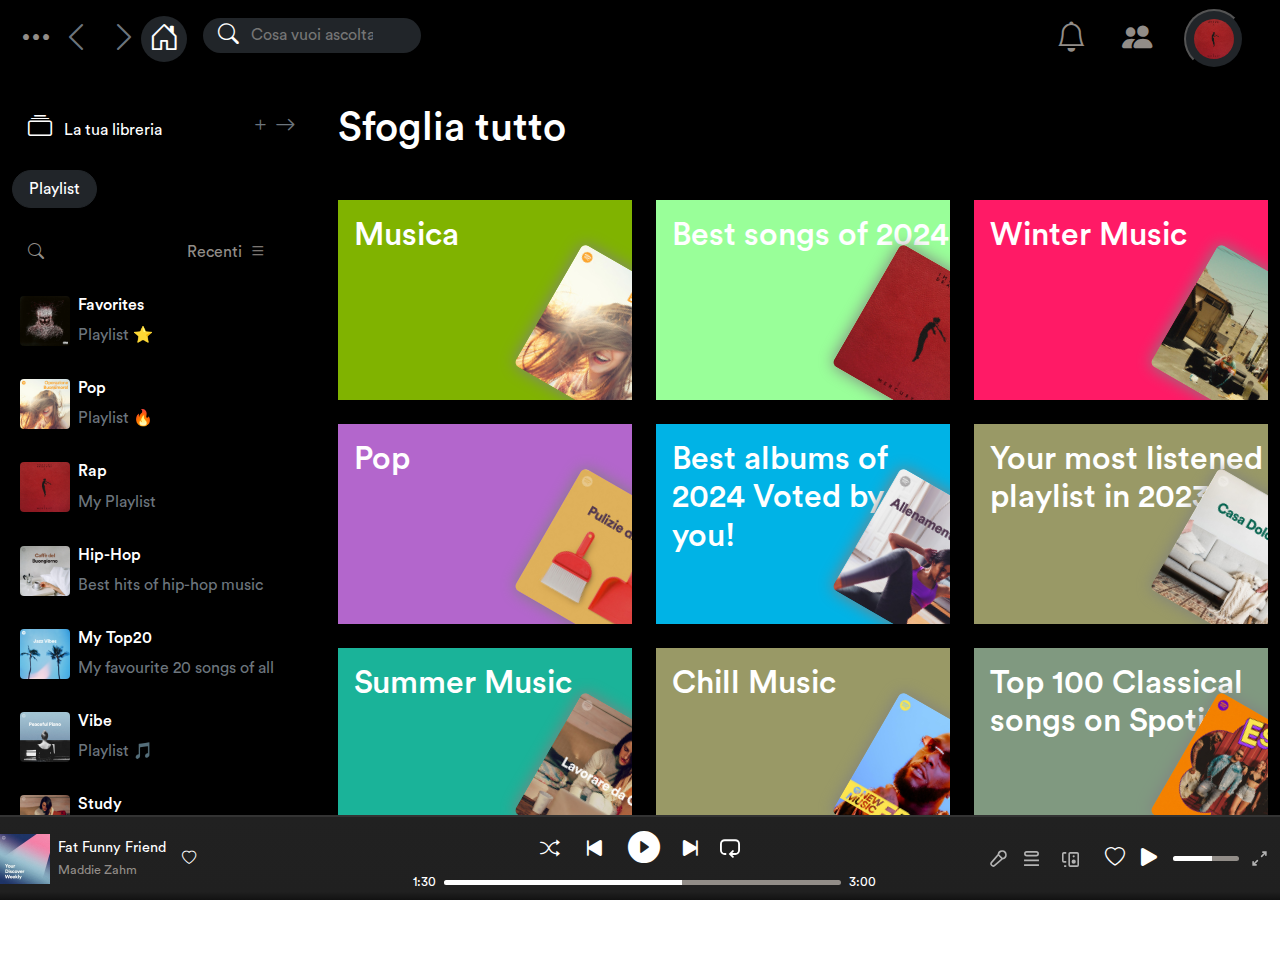
<file: searchPage.html>
<!DOCTYPE html>
<html lang="en">
  <head>
    <meta charset="utf-8" />
    <meta name="viewport" content="width=device-width, initial-scale=1" />
    <title>Bootstrap demo</title>
    <script src="https://code.jquery.com/jquery-3.7.1.min.js" integrity="sha256-/JqT3SQfawRcv/BIHPThkBvs0OEvtFFmqPF/lYI/Cxo=" crossorigin="anonymous"></script>
    <link rel="stylesheet" href="./assets/css/circular-font.css" />
    <link rel="stylesheet" href="https://cdn.jsdelivr.net/npm/bootstrap-icons@1.11.3/font/bootstrap-icons.min.css" />
    <link href="https://cdn.jsdelivr.net/npm/bootstrap@5.3.3/dist/css/bootstrap.min.css"rel="stylesheet"integrity="sha384-QWTKZyjpPEjISv5WaRU9OFeRpok6YctnYmDr5pNlyT2bRjXh0JMhjY6hW+ALEwIH"crossorigin="anonymous"/>
    <link rel="stylesheet" href="style.css" />
  </head>
  <style>
    *{font-family: 'Circular';}
    i:hover{color: white; font-size: 1.2rem;}
    button:hover{color: white;}
    #Recenti:hover{color: white; font-size: 1.1rem;}
    #playlistAside:hover{background-color: #212529; transform: scaleX(1.05)}
    #playlistMain:hover{transform: scale(1.05);}
    ::-webkit-scrollbar {width: 6px;}
    nav>div>div button:hover{color: white !important; transform: scale(1.05);}
    @media screen and (min-width: 200px) and (max-width: 990px) {
      main h1{text-align: center; font-size: x-large; margin-top: 10px; margin-bottom: 10px;}
    }
  </style>
  <body class="h-100 w-100" style="overflow: hidden;">
    <nav class="container-fluid d-lg-flex vertical-align-middle d-block bg-black fixed-top-lg" style="height: 70px;" id="nav" >
      <div class="row ps-2 py-2  w-100 h-100 ">
        <div class="col-12 col-lg-3 col-xxl-4 d-none d-lg-flex d-flex align-items-center me-0" style="width: 10%;">
          <i class="bi bi-three-dots rounded-50" style="font-size: 2rem;"></i>
          <button type="button" id="toHomepage" class="btn bg-black rounded-circle px-2"><i class="bi bi-chevron-left text-secondary" style="font-size: 2rem;"></i></button>
          <button type="button"  class="btn bg-black rounded-circle px-2"><i class="bi bi-chevron-right text-secondary" style="font-size: 2rem;"></i></button>
        </div>   
        <div class="col-12 col-lg-3 col-xxl-4 d-flex align-middle h-100 p-0 ms-2">
          <div class="d-none d-lg-flex">
            <button type="button" id="houseBtn" class="rounded-circle bg-dark px-2 me-3 mt-2"><i class="text-white bi bi-house-door" style="font-size: 30px;"></i></button>
          </div> 
          <form class="d-flex align-items-center h-100 position-relative"  style="width: 70%;">
            <p class="h3 text-white fs-5 mb-0 d-block fw-bolder d-lg-none">CERCA</p>
            <div class="position-relative w-100">
              <input 
              
                type="text" 
                class="bg-dark text-white border-0 px-5 border-0 rounded-pill py-2 w-100" 
                placeholder="Cosa vuoi ascoltare?" 
                id="input" 
                style="height: 100%;"
              >
              <i class="bi bi-search text-white position-absolute cursor-pointer  " id="searchBtn" style="top: 50%; left: 15px; transform: translateY(-50%); font-size: 1.3rem;"></i>
            </div>
          </form>
           
        </div>  
        <div class="col-12 col-lg-3 col-xxl-4" style="margin-left: auto;">
          <div class="d-flex align-items-center justify-content-end">
            <i class="bi bi-bell text-white-subtle bg-transparent rounded-circle me-1 px-3 py-2 d-none d-lg-inline" style="font-size: 1.9rem;"></i>
            <i class="bi bi-people-fill text-white-subtle bg-transparent rounded-circle me-3 px-3 py-2 d-none d-lg-inline" style="font-size: 1.9rem;"></i>
            <button type="button" class="bg-dark rounded-circle py-2 px-2 d-none d-lg-flex"><img src="/assets/imgs/main/image-11.jpg" class="rounded-circle" width="40px" height="40px" alt=""></button>
          </div>
        </div>
      </div>
    </nav>
    <div class="container-fluid h-100 p-0" style="overflow-y: hidden;" id="main">
      <div class="row h-100">
        <div class="col-lg-3 d-none d-sm-none d-md-none d-lg-block bg-black align-items-center justify-content-center px-3" style="max-height: 800px; -y: hidden;">
          <div class="row ps-2 pt-2 pb-2 gy-2 ">
            <div class="col-12 d-flex justify-content-between" style="margin-top: 40px;" id="myLibrary">
              <div class="col-10 justify-content-between">
                <i class="text-white bi bi-collection me-2 ms-3" style="font-size: 1.5rem;"></i>
                <a href="#" class="text-decoration-none text-white">La tua libreria</a>
              </div>
              <div class="col-2">
                <i class="text-secondary bi bi-plus" style="font-size: 1.3rem;"></i>
                <i class="text-secondary bi bi-arrow-right" style="font-size: 1.3rem;"></i>
              </div>
            </div>
            <div class="col-12 mt-4">
              <button type="button" class="btn btn-dark px-3 text-white mb-3 rounded-pill">Playlist</button>
            </div>
          </div>
          <div class="row ps-2 py-2 gy-3" style="max-height: 800px;overflow-y: scroll;">
            <div class="col-12 d-flex justify-content-between">
              <div class="col-lg-4 col-xxl-7">
               <i class="text-white-subtle ms-3 bi bi-search"></i>
              </div>
              <div class="col-lg-6s col-xxl-5 d-flex w-100">
               <p id="Recenti" class="text-white-subtle" style="margin-left: 80px;">Recenti</p>
               <i id="Recenti" class="pe-2 ms-2 text-white-subtle bi bi-list"></i>
              </div>
           </div>
            <div class="col-12 d-flex ms-2" id="playlistAside">
              <img src="/assets/imgs/main/image-1.jpg" class="me-2 mb-1 vertical-align-center rounded-1" width="50px" height="50px" alt="" />
              <div>
                <p class="text-white h6">Favorites</p>
                <p class="text-secondary">Playlist ⭐</p>
              </div>
            </div>
            <div class="col-12 d-flex ms-2" id="playlistAside">
              <img src="/assets/imgs/main/image-10.jpg" class="me-2 mb-1 vertical-align-center rounded-1" width="50px" height="50px" alt="" />
              <div>
                <p class="text-white h6">Pop</p>
                <p class="text-secondary">Playlist 🔥</p>
              </div>
            </div>
            <div class="col-12 d-flex ms-2" id="playlistAside">
              <img src="/assets/imgs/main/image-11.jpg" class="me-2 mb-1 vertical-align-center rounded-1" width="50px" height="50px" alt="" />
              <div>
                <p class="text-white h6">Rap</p>
                <p class="text-secondary">My Playlist</p>
              </div>
            </div>
            <div class="col-12 d-flex ms-2" id="playlistAside">
              <img src="/assets/imgs/main/image-7.jpg" class="me-2 mb-1 vertical-align-center rounded-1" width="50px" height="50px" alt="" />
              <div>
                <p class="text-white h6">Hip-Hop</p>
                <p class="text-secondary">Best hits of hip-hop music</p>
              </div>
            </div>
            <div class="col-12 d-flex ms-2" id="playlistAside">
              <img src="/assets/imgs/main/image-6.jpg" class="me-2 mb-1 vertical-align-center rounded-1" width="50px" height="50px" alt="" />
              <div>
                <p class="text-white h6">My Top20</p>
                <p class="text-secondary">My favourite 20 songs of all</p>
              </div>
            </div>
            <div class="col-12 d-flex ms-2" id="playlistAside">
              <img src="/assets/imgs/main/image-4.jpg" class="me-2 mb-1 vertical-align-center rounded-1" width="50px" height="50px" alt="" />
              <div>
                <p class="text-white h6"> Vibe</p>
                <p class="text-secondary">Playlist 🎵</p>
              </div>
            </div>
            <div class="col-12 d-flex ms-2" id="playlistAside">
              <img src="/assets/imgs/main/image-16.jpg" class="me-2 mb-1 vertical-align-center rounded-1" width="50px" height="50px" alt="" />
              <div>
                <p class="text-white h6"> Study</p>
                <p class="text-secondary">Playlist 👌</p>
              </div>
            </div>
            <div class="col-12 d-flex ms-2" id="playlistAside">
              <img src="/assets/imgs/main/image-15.jpg" class="me-2 mb-1 vertical-align-center rounded-1" width="50px" height="50px" alt="" />
              <div>
                <p class="text-white h6"> Commute</p>
                <p class="text-secondary">Playlist spotify</p>
              </div>
            </div>
            <div class="col-12 d-flex ms-2" id="playlistAside">
              <img src="/assets/imgs/main/image-14.jpg" class="me-2 mb-1 vertical-align-center rounded-1" width="50px" height="50px" alt="" />
              <div>
                <p class="text-white h6"> 90s</p>
                <p class="text-secondary">Playlist spotify</p>
              </div>
            </div>
            <div class="col-12 d-flex ms-2" id="playlistAside">
              <img src="/assets/imgs/main/image-16.jpg" class="me-2 mb-1 vertical-align-center rounded-1" width="50px" height="50px" alt="" />
              <div>
                <p class="text-white h6"> 80s</p>
                <p class="text-secondary">Playlist spotify</p>
              </div>
            </div>
            <div class="col-12 d-flex ms-2" id="playlistAside">
              <img src="/assets/imgs/main/image-19.jpg" class="me-2 mb-1 vertical-align-center rounded-1" width="50px" height="50px" alt="" />
              <div>
                <p class="text-white h6"> Classical</p>
                <p class="text-secondary">Playlist spotify</p>
              </div>
            </div>
            <div class="col-12 d-flex ms-2" id="playlistAside">
              <img src="/assets/imgs/main/image-1.jpg" class="me-2 mb-1 vertical-align-center rounded-1" width="50px" height="50px" alt="" />
              <div>
                <p class="text-white h6">Playlist Spotify</p>
                <p class="text-secondary">Playlist spotify</p>
              </div>
            </div>
            <div class="col-12 d-flex ms-2" id="playlistAside">
              <img src="/assets/imgs/main/image-10.jpg" class="me-2 mb-1 vertical-align-center rounded-1" width="50px" height="50px" alt="" />
              <div>
                <p class="text-white h6">Playlist Spotify</p>
                <p class="text-secondary">Playlist spotify</p>
              </div>
            </div>
            <div class="col-12 d-flex ms-2" id="playlistAside">
              <img src="/assets/imgs/main/image-5.jpg" class="me-2 mb-1 vertical-align-center rounded-1" width="50px" height="50px" alt="" />
              <div>
                <p class="text-white h6">Playlist Spotify</p>
                <p class="text-secondary">Playlist spotify</p>
              </div>
            </div>
            <div class="col-12 d-flex ms-2" id="playlistAside">
              <img src="/assets/imgs/main/image-13.jpg" class="me-2 mb-1 vertical-align-center rounded-1" width="50px" height="50px" alt="" />
              <div>
                <p class="text-white h6">Playlist Spotify</p>
                <p class="text-secondary">Playlist spotify</p>
              </div>
            </div>
            <div class="col-12 d-flex ms-2" id="playlistAside">
              <img src="/assets/imgs/main/image-18.jpg" class="me-2 mb-1 vertical-align-center rounded-1" width="50px" height="50px" alt="" />
              <div>
                <p class="text-white h6">Playlist Spotify</p>
                <p class="text-secondary">Playlist spotify</p>
              </div>
            </div>
            <div class="col-12 d-flex ms-2" id="playlistAside">
              <img src="/assets/imgs/main/image-15.jpg" class="me-2 mb-1 vertical-align-center rounded-1" width="50px" height="50px" alt="" />
              <div>
                <p class="text-white h6">Playlist Spotify</p>
                <p class="text-secondary">Playlist spotify</p>
              </div>
            </div>
            <div class="col-12 d-flex ms-2" id="playlistAside">
              <img src="/assets/imgs/main/image-2.jpg" class="me-2 mb-1 vertical-align-center rounded-1" width="50px" height="50px" alt="" />
              <div>
                <p class="text-white h6">Playlist Spotify</p>
                <p class="text-secondary">Playlist spotify</p>
              </div>
            </div>
            <div class="col-12 d-flex ms-2" id="playlistAside">
              <img src="/assets/imgs/main/image-8.jpg" class="me-2 mb-1 vertical-align-center rounded-1" width="50px" height="50px" alt="" />
              <div>
                <p class="text-white h6">Playlist Spotify</p>
                <p class="text-secondary">Playlist spotify</p>
              </div>
            </div>
            <div class="col-12 d-flex ms-2" id="playlistAside">
              <img src="/assets/imgs/main/image-7.jpg" class="me-2 mb-1 vertical-align-center rounded-1" width="50px" height="50px" alt="" />
              <div>
                <p class="text-white h6">Playlist Spotify</p>
                <p class="text-secondary">Playlist spotify</p>
              </div>
            </div>
            <div class="col-12 d-flex ms-2" id="playlistAside">
              <img src="/assets/imgs/main/image-4.jpg" class="me-2 mb-1 vertical-align-center rounded-1" width="50px" height="50px" alt="" />
              <div>
                <p class="text-white h6">Playlist Spotify</p>
                <p class="text-secondary">Playlist spotify</p>
              </div>
            </div>
            <div class="col-12 d-flex  mb-5 ms-2" id="playlistAside">
              <img src="/assets/imgs/main/image-3.jpg" class="me-2 vertical-align-center rounded-1" width="50px" height="50px" alt="" />
              <div>
                <p class="text-white h6">Playlist Spotify</p>
                <p class="text-secondary">Playlist spotify</p>
              </div>
            </div>
          </div>  
        </div>
        <div class="col-12 col-sm-12 col-md-12 col-lg-9 bg-black pt-2">
            <main class="h-auto w-100 container-lg">
              <div class="row d-flex gx-4 gy-4"  style="max-height: 800px; overflow-y: scroll;">
                <h1 class="mb-4 text-white" style="margin-top: 50px;">Sfoglia tutto</h1>
                <div class="col-12 col-md-6 col-lg-4 col-xxl-3 rounded-3 " style="height:200px;  overflow: hidden;" id="playlistMain">
                  <div class="position-relative w-100 h-100 overflow-hidden js-fillcolor cursor-pointer" id="divBg">
                    <h2 class="text-white pt-3 ps-3  mb-0">Musica</h2>
                    <img src="./assets/imgs/main/image-10.jpg" class="rounded-2" id="mainImage" style="height: 70%; transform: rotate(30deg) translateY(10px); position: absolute; bottom: 0; left: 70%; box-shadow: 0 0 1em grey;">  
                  </div>
                </div>
                <div class="col-12 col-md-6 col-lg-4 col-xxl-3 rounded-3 " style="height:200px;  overflow: hidden;" id="playlistMain">
                  <div class="position-relative w-100 h-100 overflow-hidden cursor-pointer cursor-pointer" id="divBg">
                    <h2 class="text-white pt-3 ps-3  mb-0">Best songs of 2024</h2>
                    <img src="./assets/imgs/main/image-11.jpg" class="rounded-2" id="mainImage" style="height: 70%; transform: rotate(30deg) translateY(10px); position: absolute; bottom: 0; left: 70%; box-shadow: 0 0 1em grey;">  
                  </div>
                </div>
                <div class="col-12 col-md-6 col-lg-4 col-xxl-3 rounded-3 " style="height:200px;  overflow: hidden;" id="playlistMain">
                  <div class="position-relative w-100 h-100 overflow-hidden cursor-pointer" id="divBg">
                    <h2 class="text-white pt-3 ps-3  mb-0">Winter Music</h2>
                    <img src="./assets/imgs/main/image-12.jpg" class="rounded-2" id="mainImage" style="height: 70%; transform:  rotate(30deg) translateY(10px); position: absolute; bottom: 0; left: 70%; box-shadow: 0 0 1em grey;">  
                  </div>
                </div>
                <div class="col-12 col-md-6 col-lg-4 col-xxl-3 rounded-3 " style="height:200px;  overflow: hidden;" id="playlistMain">
                  <div class="position-relative w-100 h-100 overflow-hidden cursor-pointer" id="divBg">
                    <h2 class="text-white pt-3 ps-3  mb-0">Pop</h2>
                    <img src="./assets/imgs/main/image-13.jpg" class="rounded-2" id="mainImage" style="height: 70%; transform:  rotate(30deg) translateY(10px); position: absolute; bottom: 0; left: 70%; box-shadow: 0 0 1em grey;">  
                  </div>
                </div>
                <div class="col-12 col-md-6 col-lg-4 col-xxl-3 rounded-3 " style="height:200px;  overflow: hidden;" id="playlistMain">
                  <div class="position-relative w-100 h-100 overflow-hidden cursor-pointer" id="divBg">
                    <h2 class="text-white pt-3 ps-3  mb-0">Best albums of 2024 Voted by you!</h2>
                    <img src="./assets/imgs/main/image-14.jpg" class="rounded-2" id="mainImage" style="height: 70%; transform:  rotate(30deg) translateY(10px); position: absolute; bottom: 0; left: 70%; box-shadow: 0 0 1em grey;">  
                  </div>
                </div>
                <div class="col-12 col-md-6 col-lg-4 col-xxl-3 rounded-3 " style="height:200px;  overflow: hidden;" id="playlistMain">
                  <div class="position-relative w-100 h-100 overflow-hidden cursor-pointer" id="divBg">
                    <h2 class="text-white pt-3 ps-3  mb-0">Your most listened playlist in 2023</h2>
                    <img src="./assets/imgs/main/image-15.jpg" class="rounded-2" id="mainImage" style="height: 70%; transform:  rotate(30deg) translateY(10px); position: absolute; bottom: 0; left: 70%; box-shadow: 0 0 1em grey;">  
                  </div>
                </div>
                <div class="col-12 col-md-6 col-lg-4 col-xxl-3 rounded-3 " style="height:200px;  overflow: hidden;" id="playlistMain">
                  <div class="position-relative w-100 h-100 overflow-hidden cursor-pointer" id="divBg">
                    <h2 class="text-white pt-3 ps-3  mb-0">Summer Music</h2>
                    <img src="./assets/imgs/main/image-16.jpg" class="rounded-2" id="mainImage" style="height: 70%; transform:  rotate(30deg) translateY(10px); position: absolute; bottom: 0; left: 70%; box-shadow: 0 0 1em grey;">  
                  </div>
                </div>
                <div class="col-12 col-md-6 col-lg-4 col-xxl-3 rounded-3 " style="height:200px;  overflow: hidden;" id="playlistMain">
                  <div class="position-relative w-100 h-100 overflow-hidden cursor-pointer" id="divBg">
                    <h2 class="text-white pt-3 ps-3  mb-0">Chill Music</h2>
                    <img src="./assets/imgs/main/image-17.jpg" class="rounded-2" id="mainImage" style="height: 70%; transform:  rotate(30deg) translateY(10px); position: absolute; bottom: 0; left: 70%; box-shadow: 0 0 1em grey;">  
                  </div>
                </div>
                <div class="col-12 col-md-6 col-lg-4 col-xxl-3 rounded-3 " style="height:200px;  overflow: hidden;" id="playlistMain">
                  <div class="position-relative w-100 h-100 overflow-hidden cursor-pointer" id="divBg">
                    <h2 class="text-white pt-3 ps-3  mb-0">Top 100 Classical songs on Spotify</h2>
                    <img src="./assets/imgs/main/image-18.jpg" class="rounded-2" id="mainImage" style="height: 70%; transform:  rotate(30deg) translateY(10px); position: absolute; bottom: 0; left: 70%; box-shadow: 0 0 1em grey;">  
                  </div>
                </div>
                <div class="col-12 col-md-6 col-lg-4 col-xxl-3 rounded-3 " style="height:200px;  overflow: hidden;" id="playlistMain">
                  <div class="position-relative w-100 h-100 overflow-hidden cursor-pointer" id="divBg">
                    <h2 class="text-white pt-3 ps-3  mb-0">Hip-Hop</h2>
                    <img src="./assets/imgs/main/image-19.jpg" class="rounded-2" id="mainImage" style="height: 70%; transform:  rotate(30deg) translateY(10px); position: absolute; bottom: 0; left: 70%; box-shadow: 0 0 1em grey;">  
                  </div>
                </div>
                <div class="col-12 col-md-6 col-lg-4 col-xxl-3 rounded-3 " style="height:200px;  overflow: hidden;" id="playlistMain">
                  <div class="position-relative w-100 h-100 overflow-hidden cursor-pointer" id="divBg">
                    <h2 class="text-white pt-3 ps-3  mb-0">Jazz</h2>
                    <img src="./assets/imgs/main/image-1.jpg" class="rounded-2" id="mainImage" style="height: 70%; transform:  rotate(30deg) translateY(10px); position: absolute; bottom: 0; left: 70%; box-shadow: 0 0 1em grey;">  
                  </div>
                </div>
                <div class="col-12 col-md-6 col-lg-4 col-xxl-3 rounded-3 " style="height:200px;  overflow: hidden;" id="playlistMain">
                  <div class="position-relative w-100 h-100 overflow-hidden cursor-pointer" id="divBg">
                    <h2 class="text-white pt-3 ps-3  mb-0">Classical Music</h2>
                    <img src="./assets/imgs/main/image-2.jpg" class="rounded-2" id="mainImage" style="height: 70%; transform:  rotate(30deg) translateY(10px); position: absolute; bottom: 0; left: 70%; box-shadow: 0 0 1em grey;">  
                  </div>
                </div>
                <div class="col-12 col-md-6 col-lg-4 col-xxl-3 rounded-3 " style="height:200px;  overflow: hidden;" id="playlistMain">
                  <div class="position-relative w-100 h-100 overflow-hidden cursor-pointer" id="divBg">
                    <h2 class="text-white pt-3 ps-3  mb-0">Your favorite genres of early 20204</h2>
                    <img src="./assets/imgs/main/image-3.jpg" class="rounded-2" id="mainImage" style="height: 70%; transform:  rotate(30deg) translateY(10px); position: absolute; bottom: 0; left: 70%; box-shadow: 0 0 1em grey;">  
                  </div>
                </div>
                <div class="col-12 col-md-6 col-lg-4 col-xxl-3 rounded-3 " style="height:200px;  overflow: hidden;" id="playlistMain">
                  <div class="position-relative w-100 h-100 overflow-hidden cursor-pointer" id="divBg">
                    <h2 class="text-white pt-3 ps-3  mb-0">Italian classics</h2>
                    <img src="./assets/imgs/main/image-4.jpg" class="rounded-2" id="mainImage" style="height: 70%; transform:  rotate(30deg) translateY(10px); position: absolute; bottom: 0; left: 70%; box-shadow: 0 0 1em grey;">  
                  </div>
                </div>
                <div class="col-12 col-md-6 col-lg-4 col-xxl-3 rounded-3 " style="height:200px;  overflow: hidden;" id="playlistMain">
                  <div class="position-relative w-100 h-100 overflow-hidden cursor-pointer" id="divBg">
                    <h2 class="text-white pt-3 ps-3  mb-0">Uk Rap top100</h2>
                    <img src="./assets/imgs/main/image-5.jpg" class="rounded-2" id="mainImage" style="height: 70%; transform:  rotate(30deg) translateY(10px); position: absolute; bottom: 0; left: 70%; box-shadow: 0 0 1em grey;">  
                  </div>
                </div>
                <div class="col-12 col-md-6 col-lg-4 col-xxl-3 rounded-3 " style="height:200px;  overflow: hidden;" id="playlistMain">
                  <div class="position-relative w-100 h-100 overflow-hidden cursor-pointer" id="divBg">
                    <h2 class="text-white pt-3 ps-3  mb-0">Chill & Relaxing sounds</h2>
                    <img src="./assets/imgs/main/image-6.jpg" class="rounded-2" id="mainImage" style="height: 70%; transform:  rotate(30deg) translateY(10px); position: absolute; bottom: 0; left: 70%; box-shadow: 0 0 1em grey;">  
                  </div>
                </div>
                <div class="col-12 col-md-6 col-lg-4 col-xxl-3 rounded-3 " style="height:200px;  overflow: hidden;" id="playlistMain">
                  <div class="position-relative w-100 h-100 overflow-hidden cursor-pointer" id="divBg">
                    <h2 class="text-white pt-3 ps-3  mb-0">Music for you!</h2>
                    <img src="./assets/imgs/main/image-7.jpg" class="rounded-2" id="mainImage" style="height: 70%; transform:  rotate(30deg) translateY(10px); position: absolute; bottom: 0; left: 70%; box-shadow: 0 0 1em grey;">  
                  </div>
                </div>
                <div class="col-12 col-md-6 col-lg-4 col-xxl-3 rounded-3 " style="height:200px;  overflow: hidden;" id="playlistMain">
                  <div class="position-relative w-100 h-100 overflow-hidden cursor-pointer" id="divBg">
                    <h2 class="text-white pt-3 ps-3  mb-0">Most listened to playlist of 2022</h2>
                    <img src="./assets/imgs/main/image-8.jpg" class="rounded-2" id="mainImage" style="height: 70%; transform:  rotate(30deg) translateY(10px); position: absolute; bottom: 0; left: 70%; box-shadow: 0 0 1em grey;">  
                  </div>
                </div>
                <div class="col-12 col-md-6 col-lg-4 col-xxl-3 rounded-3 " style="height:200px;  overflow: hidden;" id="playlistMain">
                  <div class="position-relative w-100 h-100 overflow-hidden cursor-pointer" id="divBg">
                    <h2 class="text-white pt-3 ps-3  mb-0">Early 2022 listened songs</h2>
                    <img src="./assets/imgs/main/image-9.jpg" class="rounded-2" id="mainImage" style="height: 70%; transform:  rotate(30deg) translateY(10px); position: absolute; bottom: 0; left: 70%; box-shadow: 0 0 1em grey;">  
                  </div>
                </div>
                <div class="col-12 col-md-6 col-lg-4 col-xxl-3 rounded-3 " style="height:200px;  overflow: hidden;" id="playlistMain">
                  <div class="position-relative w-100 h-100 overflow-hidden cursor-pointer" id="divBg">
                    <h2 class="text-white pt-3 ps-3  mb-0">Your favorite songs of summer 2023</h2>
                    <img src="./assets/imgs/search/image-10.jpg" class="rounded-2" id="mainImage" style="height: 70%; transform:  rotate(30deg) translateY(10px); position: absolute; bottom: 0; left: 70%; box-shadow: 0 0 1em grey;">  
                  </div>
                </div>
                <div class="col-12 col-md-6 col-lg-4 col-xxl-3 rounded-3 " style="height:200px;  overflow: hidden; margin-bottom: 200px;">
                  <div class="position-relative w-100 h-100 overflow-hidden cursor-pointer" id="divBg">
                    <h2 class="text-white pt-3 ps-3  mb-0">Songs you might like!</h2>
                    <img src="./assets/imgs/search/image-1.jpeg" class="rounded-2" id="mainImage" style="height: 70%; transform:  rotate(30deg) translateY(10px); position: absolute; bottom: 0; left: 70%; box-shadow: 0 0 1em grey;">  
                  </div>
                </div>
             </div>
            </main>
        </div>
          <!-- il footer inizia qui -->
    <footer class="container-fluid d-block fixed-bottom py-2 mx-0 px-0">
      <div class="row align-items-center">
        <!-- info canzone sezione -->
        <div class="col-md-3 d-none d-md-flex d-flex align-items-center">
          <img src="./assets/imgs/search/image-1.jpeg" height="50" width="50" alt="Album cover" />
          <div class="ms-2 text-white pe-3">
            <p class="mb-0 text-white">Fat Funny Friend</p>
            <small class="grigio">Maddie Zahm</small>
          </div>
          <div>
            <i class="bi bi-heart text-white"></i>
          </div>
        </div>
        <!-- centro playback controlli -->
        <div class="col-8 col-md-6 d-flex flex-column align-items-center">
          <p class="d-md-none text-white">...Highest in the Romm-Travis Scott</p>
          <!-- bottoni controlli -->
          <div class="player d-none d-md-flex justify-content-center">
            <button class="cambioColore btn text-white bg-transparent px-2 fs-5 py-0">
              <i class="bi bi-shuffle buttonHover"></i>
            </button>
            <button class="btn text-white d-none d-md-inline bg-transparent fs-3 py-0">
              <i class="bi bi-skip-start-fill buttonHover"></i>
            </button>
            <button class="btn d-none d-md-inline text-white bg-transparent px-2 fs-2 py-0">
              <i class="bi bi-play-circle-fill buttonHover"></i>
            </button>
            <button class="btn text-white d-none d-md-inline bg-transparent px-2 fs-3 py-0">
              <i class="bi bi-skip-end-fill buttonHover"></i>
            </button>
            <button class="btn bg-transparent px-2 fs-5 text-white py-0 mb-1 buttonHover">
              <svg class="buttonHover" data-encore-id="icon" role="img" aria-hidden="true" viewBox="0 0 16 16 ">
                <path
                  d="M0 4.75A3.75 3.75 0 0 1 3.75 1h8.5A3.75 3.75 0 0 1 16 4.75v5a3.75 3.75 0 0 1-3.75 3.75H9.81l1.018 1.018a.75.75 0 1 1-1.06 1.06L6.939 12.75l2.829-2.828a.75.75 0 1 1 1.06 1.06L9.811 12h2.439a2.25 2.25 0 0 0 2.25-2.25v-5a2.25 2.25 0 0 0-2.25-2.25h-8.5A2.25 2.25 0 0 0 1.5 4.75v5A2.25 2.25 0 0 0 3.75 12H5v1.5H3.75A3.75 3.75 0 0 1 0 9.75v-5z"
                ></path>
              </svg>
            </button>
          </div>

          <!-- Progress Bar -->
          <div class="d-flex d-none d-md-flex justify-content-between text-white w-75 align-items-center">
            <small class="mx-2">1:30</small>
            <div class="progress w-100">
              <div class="progress-bar pt-1" role="progressbar" style="width: 60%" aria-valuenow="60" aria-valuemin="0" aria-valuemax="100"></div>
            </div>
            <small class="ms-2">3:00</small>
          </div>
        </div>
        
        <!-- destra -->
        <div class="player1 player col-3 d-flex justify-content-end align-items-center">
          <!-- Volume Slider -->

          <!-- altri contorlli -->
          <button class="btn d-none d-md-flex text-white pe-1">
            <svg data-encore-id="icon" role="img" aria-hidden="true" viewBox="0 0 16 16" class="player">
              <path
                d="M13.426 2.574a2.831 2.831 0 0 0-4.797 1.55l3.247 3.247a2.831 2.831 0 0 0 1.55-4.797zM10.5 8.118l-2.619-2.62A63303.13 63303.13 0 0 0 4.74 9.075L2.065 12.12a1.287 1.287 0 0 0 1.816 1.816l3.06-2.688 3.56-3.129zM7.12 4.094a4.331 4.331 0 1 1 4.786 4.786l-3.974 3.493-3.06 2.689a2.787 2.787 0 0 1-3.933-3.933l2.676-3.045 3.505-3.99z"
              ></path>
            </svg>
          </button>
          <button class="btn d-none d-md-flex text-white pe-1">
            <svg data-encore-id="icon" role="img" aria-hidden="true" viewBox="0 0 16 16" class="Svg-sc-ytk21e-0 dYnaPI">
              <path
                d="M15 15H1v-1.5h14V15zm0-4.5H1V9h14v1.5zm-14-7A2.5 2.5 0 0 1 3.5 1h9a2.5 2.5 0 0 1 0 5h-9A2.5 2.5 0 0 1 1 3.5zm2.5-1a1 1 0 0 0 0 2h9a1 1 0 1 0 0-2h-9z"
              ></path>
            </svg>
          </button>
          <button class="btn text-white p-0" style="width: 60px; height: 60px;">
            <svg data-encore-id="icon" role="img" aria-hidden="true" viewBox="0 0 16 16" class="Svg-sc-ytk21e-0 dYnaPI">
              <path
                d="M6 2.75C6 1.784 6.784 1 7.75 1h6.5c.966 0 1.75.784 1.75 1.75v10.5A1.75 1.75 0 0 1 14.25 15h-6.5A1.75 1.75 0 0 1 6 13.25V2.75zm1.75-.25a.25.25 0 0 0-.25.25v10.5c0 .138.112.25.25.25h6.5a.25.25 0 0 0 .25-.25V2.75a.25.25 0 0 0-.25-.25h-6.5zm-6 0a.25.25 0 0 0-.25.25v6.5c0 .138.112.25.25.25H4V11H1.75A1.75 1.75 0 0 1 0 9.25v-6.5C0 1.784.784 1 1.75 1H4v1.5H1.75zM4 15H2v-1.5h2V15z"
              ></path>
              <path d="M13 10a2 2 0 1 1-4 0 2 2 0 0 1 4 0zm-1-5a1 1 0 1 1-2 0 1 1 0 0 1 2 0z"></path>
            </svg>
          </button>
          <i class="bi bi-heart text-white fs-5 ms-2"></i>
          <i class=" ms-2 bi bi-play-fill fs-2 text-white"></i>
          <button class="btn d-none d-md-bflex text-white pe-1">
            <svg
              data-encore-id="icon"
              role="presentation"
              aria-label="Volume alto"
              aria-hidden="false"
              id="volume-icon"
              viewBox="0 0 16 16"
              class="Svg-sc-ytk21e-0 kcUFwU"
            >
              <path
                d="M9.741.85a.75.75 0 0 1 .375.65v13a.75.75 0 0 1-1.125.65l-6.925-4a3.642 3.642 0 0 1-1.33-4.967 3.639 3.639 0 0 1 1.33-1.332l6.925-4a.75.75 0 0 1 .75 0zm-6.924 5.3a2.139 2.139 0 0 0 0 3.7l5.8 3.35V2.8l-5.8 3.35zm8.683 4.29V5.56a2.75 2.75 0 0 1 0 4.88z"
              ></path>
              <path d="M11.5 13.614a5.752 5.752 0 0 0 0-11.228v1.55a4.252 4.252 0 0 1 0 8.127v1.55z"></path>
            </svg>
          </button>
          <div class="progress w-25 ms-2">
            <div class="progress-bar pt-1" role="progressbar" style="width: 60%" aria-valuenow="60" aria-valuemin="0" aria-valuemax="100"></div>
          </div>
          <button class="btn d-none d-md-flex text-white">
            <svg data-encore-id="icon" role="img" aria-hidden="true" viewBox="0 0 16 16" class="Svg-sc-ytk21e-0 dYnaPI">
              <path
                d="M6.53 9.47a.75.75 0 0 1 0 1.06l-2.72 2.72h1.018a.75.75 0 0 1 0 1.5H1.25v-3.579a.75.75 0 0 1 1.5 0v1.018l2.72-2.72a.75.75 0 0 1 1.06 0zm2.94-2.94a.75.75 0 0 1 0-1.06l2.72-2.72h-1.018a.75.75 0 1 1 0-1.5h3.578v3.579a.75.75 0 0 1-1.5 0V3.81l-2.72 2.72a.75.75 0 0 1-1.06 0z"
              ></path>
            </svg>
          </button>
        </div>
      </div>
      <div class="bgGradient d-md-none d-block m-0 p-0" style="height: 70px">
        <div class="d-flex h-auto justify-content-around bg-none w-100">
          <div class="d-flex flex-column w-25 align-items-center vertical-align-middle bg-transparent text-center">
            <a href="homepage.html" class="text-decoration-none">
              <i class="text-white bi bi-house-door" style="font-size: 30px"></i>
              <p class="text-secondary fs-4">Home</p>
            </a>
          </div>
          <div class="d-flex flex-column w-25 align-items-center vertical-align-middle bg-transparent text-center">
            <a href="searchPage.html" class="text-decoration-none">
              <i class="text-white bi bi-search" style="font-size: 1.7rem"></i>
              <p class="text-secondary fs-4">Search</p>
            </a>
          </div>
          <div class="d-flex flex-column w-25 align-items-center vertical-align-middle bg-transparent text-center cursor-pointer">
            <i class="text-white bi bi-collection me-2 ms-3" style="font-size: 1.5rem"></i>
            <p class="text-secondary fs-4">Library</p>
          </div>
        </div>
      </div>
    </footer>
    </div>
    <script src="searchpage.js"></script>
    <script
      src="https://cdn.jsdelivr.net/npm/bootstrap@5.3.3/dist/js/bootstrap.bundle.min.js"
      integrity="sha384-YvpcrYf0tY3lHB60NNkmXc5s9fDVZLESaAA55NDzOxhy9GkcIdslK1eN7N6jIeHz"
      crossorigin="anonymous">
    </script>
  </body>
</html>
</file>
<file: assets/css/circular-font.css>
@font-face {
  font-family: "Circular";
  src: url(../fonts/CircularStd-Light.otf);
  font-weight: 300;
  font-style: normal;
}
@font-face {
  font-family: "Circular";
  src: url(../fonts/CircularStd-LightItalic.otf);
  font-weight: 300;
  font-style: italic;
}
@font-face {
  font-family: "Circular";
  src: url(../fonts/CircularStd-Book.otf);
  font-weight: 400;
  font-style: normal;
}
@font-face {
  font-family: "Circular";
  src: url(../fonts/CircularStd-BookItalic.otf);
  font-weight: 400;
  font-style: italic;
}
@font-face {
  font-family: "Circular";
  src: url(../fonts/CircularStd-Medium.otf);
  font-weight: 500;
  font-style: normal;
}
@font-face {
  font-family: "Circular";
  src: url(../fonts/CircularStd-MediumItalic.otf);
  font-weight: 500;
  font-style: italic;
}
@font-face {
  font-family: "Circular";
  src: url(../fonts/CircularStd-MediumItalic.otf);
  font-weight: 500;
  font-style: italic;
}
@font-face {
  font-family: "Circular";
  src: url(../fonts/CircularStd-Bold.otf);
  font-weight: 700;
  font-style: normal;
}
@font-face {
  font-family: "Circular";
  src: url(../fonts/CircularStd-BoldItalic.otf);
  font-weight: 700;
  font-style: italic;
}
@font-face {
  font-family: "Circular";
  src: url(../fonts/CircularStd-Black.otf);
  font-weight: 900;
  font-style: normal;
}
@font-face {
  font-family: "Circular";
  src: url(../fonts/CircularStd-BlackItalic.otf);
  font-weight: 900;
  font-style: italic;
}
</file>
<file: style.css>
html,
body {
  margin: 0;
  padding: 0;
  height: 100%;
  overflow-x: hidden; /* Rimuove la scrollbar orizzontale */
  overflow-y: hidden; /* Rimuove la scrollbar orizzontale */
}

/* colore tutti gli elementi*/
body,
h1,
h2,
h3,
h5,
h6,
p,
a,
span,
div {
  color: #928d88 !important; /* Colore di tutto il testo */
}

/* Link */
a {
  color: #928d88 !important; /* colore link */
}

a:hover {
  color: #7a7b76 !important; /* hover scuro per link */
}
/* Centrale sfondo*/

.center {
  background: rgb(33, 33, 33);
  background: linear-gradient(180deg, #212121 0%, rgba(32, 32, 32, 1) 30%, rgba(18, 18, 18, 1) 75%);
}

.shadow-left {
  box-shadow: 2px 0 5px rgba(0, 0, 0, 0.5);
}

.shadow-right {
  box-shadow: -2px 0 5px rgba(0, 0, 0, 0.5);
}

::-webkit-scrollbar {
  width: 12px; /* Larghezza della scrollbar */
}

::-webkit-scrollbar-thumb {
  background-color: #928d88ab;
}

::-webkit-scrollbar-track {
  background-color: #000; /* sfondo della track */
}

::-webkit-scrollbar-button {
  display: none; /* no freccette scrollbar */
}
footer {
  padding: 5px;
  font-size: 0.9em;
  /*max-height: 70px !important;*/
  overflow: hidden !important;
  background: rgb(33, 33, 33);
  background: linear-gradient(180deg, rgba(33, 33, 33, 1) 0%, rgba(32, 32, 32, 1) 90%, rgba(18, 18, 18, 1) 100%);
  border-top: 2px solid rgb(51, 51, 51);
}
.progress {
  height: 5px;
  background-color: #928d88;
  border-radius: 5px;
}

.progress-bar:hover {
  background-color: #1db954;
}

.progress-bar {
  background-color: #fff;
  transition: background-color 0.3s ease;
}

.grigio {
  color: #928d88 !important;
}

.player svg {
  height: 20px;
  width: 20px;
}

.player svg path {
  fill: currentColor;
}

.player1 svg {
  color: #b3b3b3;
  height: 17px;
  width: 17px;
}

.player svg:hover {
  color: white;
}

.pinguiniTattici {
  height: 20px;
  width: 20px;
  border-radius: 50%;
}

.pinnguiniDescription {
  color: #fff !important;
}

/*@media (max-width: 576px) {
  .album,
  .songs {
    background: none !important;
  }
}*/

@media (max-width: 576px) {
  .songs {
    background: rgb(0, 0, 0);
    background: linear-gradient(0deg, rgba(0, 0, 0, 1) 0%, rgba(38, 38, 38, 1) 100%);
  }
  .album {
    background: rgb(38, 38, 38);
    background: linear-gradient(0deg, rgb(22, 22, 22) 0%, rgb(51, 51, 51) 100%);
  }
}
.album {
  background: rgb(38, 38, 38);
  background: linear-gradient(0deg, rgb(22, 22, 22) 0%, rgb(51, 51, 51) 100%);
}
.durata {
  color: #b3b3b3 !important;
}
.titolo {
  text-shadow: 2px 2px 5px rgb(116, 116, 116);
}
.spotify {
  color: #1db954;
}

.songs {
  background: rgb(10, 10, 10);
  background: linear-gradient(0deg, rgb(10, 10, 9) 0%, rgb(24, 24, 23) 100%);
}

.icon1 {
  height: 20px !important;
  width: 20px !important;
}

.responsiveFooter {
  background-color: #000;
}

.btnPlay:hover {
  color: #1db954;
  transform: scale(1.1);
  transition: transform 0.2s ease;
}

/*.heart:hover {
  transform: scale(1.1);
  transition: transform 0.2s ease;
  background: white;
}*/

.heart .bi-heart,
.heart .bi-heart-fill {
  transition: color 0.3s ease; /* Transizione per il colore */
}

.btnHover:hover {
  transform: scale(1.1);
  transition: transform 0.2s ease;
}

.textMovement {
  display: inline-block;
  white-space: nowrap;
  animation: scroll-left 10s linear infinite;
}
@keyframes scroll-left {
  0% {
    transform: translateX(100%); /* Inizia fuori dal lato destro del contenitore */
  }
  100% {
    transform: translateX(-100%); /* Termina fuori dal lato sinistro del contenitore */
  }
}

.songs {
  margin-bottom: 96px;
}
@media (max-width: 768px) {
  .songs {
    margin-bottom: 118px;
  }
}

button:has(i),
button:has(svg) {
  outline: transparent !important;
  box-shadow: 0 0 0 transparent !important;
  border: transparent !important;
}

button:has(i):focus,
button:has(svg):focus,
button:has(i):active,
button:has(svg):active {
  outline: transparent !important;
  box-shadow: 0 0 0 transparent !important;
  border: transparent !important;
}

.cursor-pointer {
  cursor: pointer;
}

.navBtn1 {
  background-color: rgba(24, 24, 24, 0.7) !important;
}

.bgGradient {
  background: rgb(0, 0, 0);
  background: linear-gradient(360deg, rgba(0, 0, 0, 0.7848389355742297) 0%, rgba(0, 0, 0, 0) 100%);
}

#imgSrc {
  cursor: pointer;
}
.buttonHover:hover {
  color: #1db954;
}
</file>
